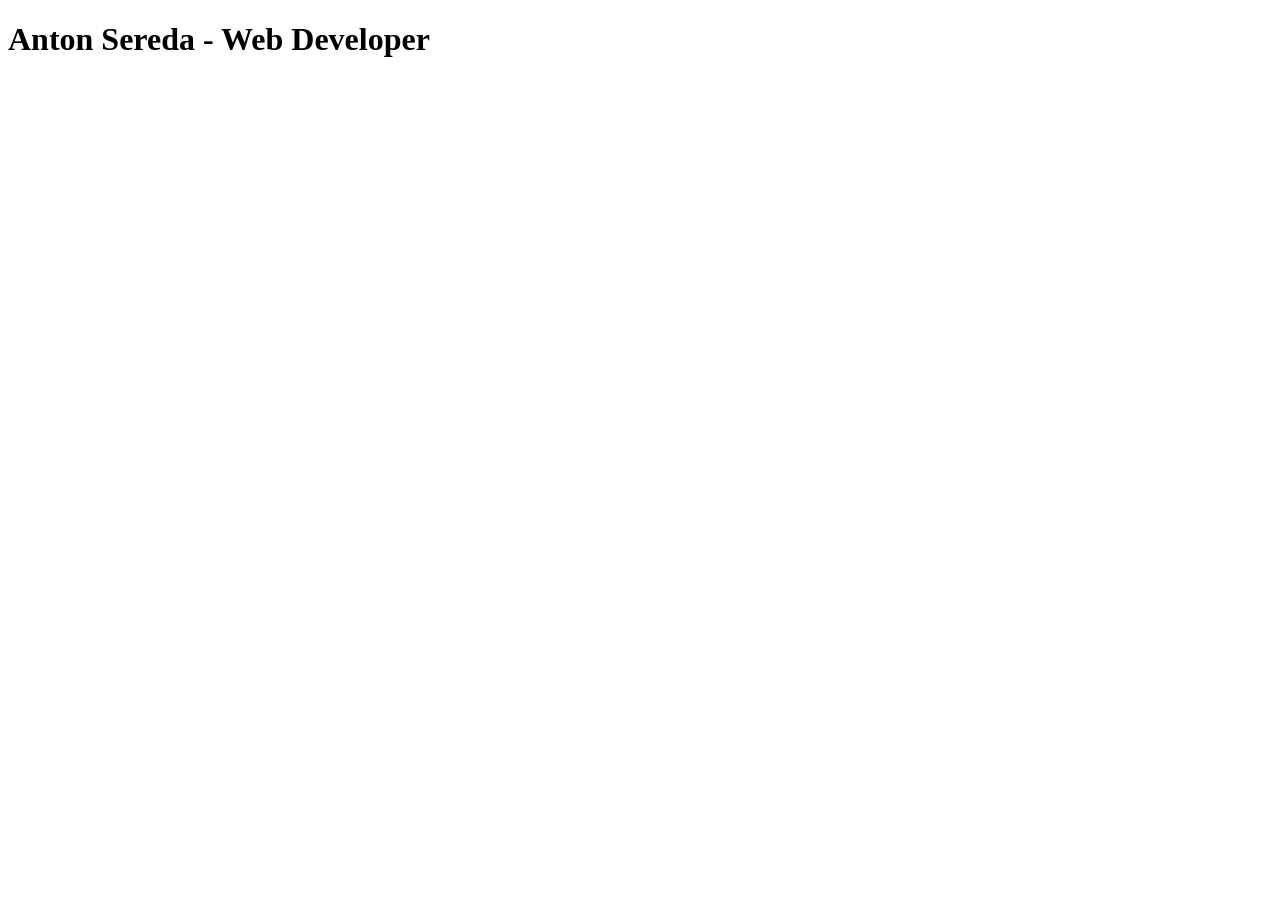
<file: index.html>
<!DOCTYPE html>
<html lang="en">
<head>
    <meta charset="UTF-8">
    <meta name="viewport" content="width=device-width, initial-scale=1.0">
    <title>Anton Sereda - Web Developer</title>
</head>
<body>
    <h1>Anton Sereda - Web Developer</h1>
</body>
</html>
</file>
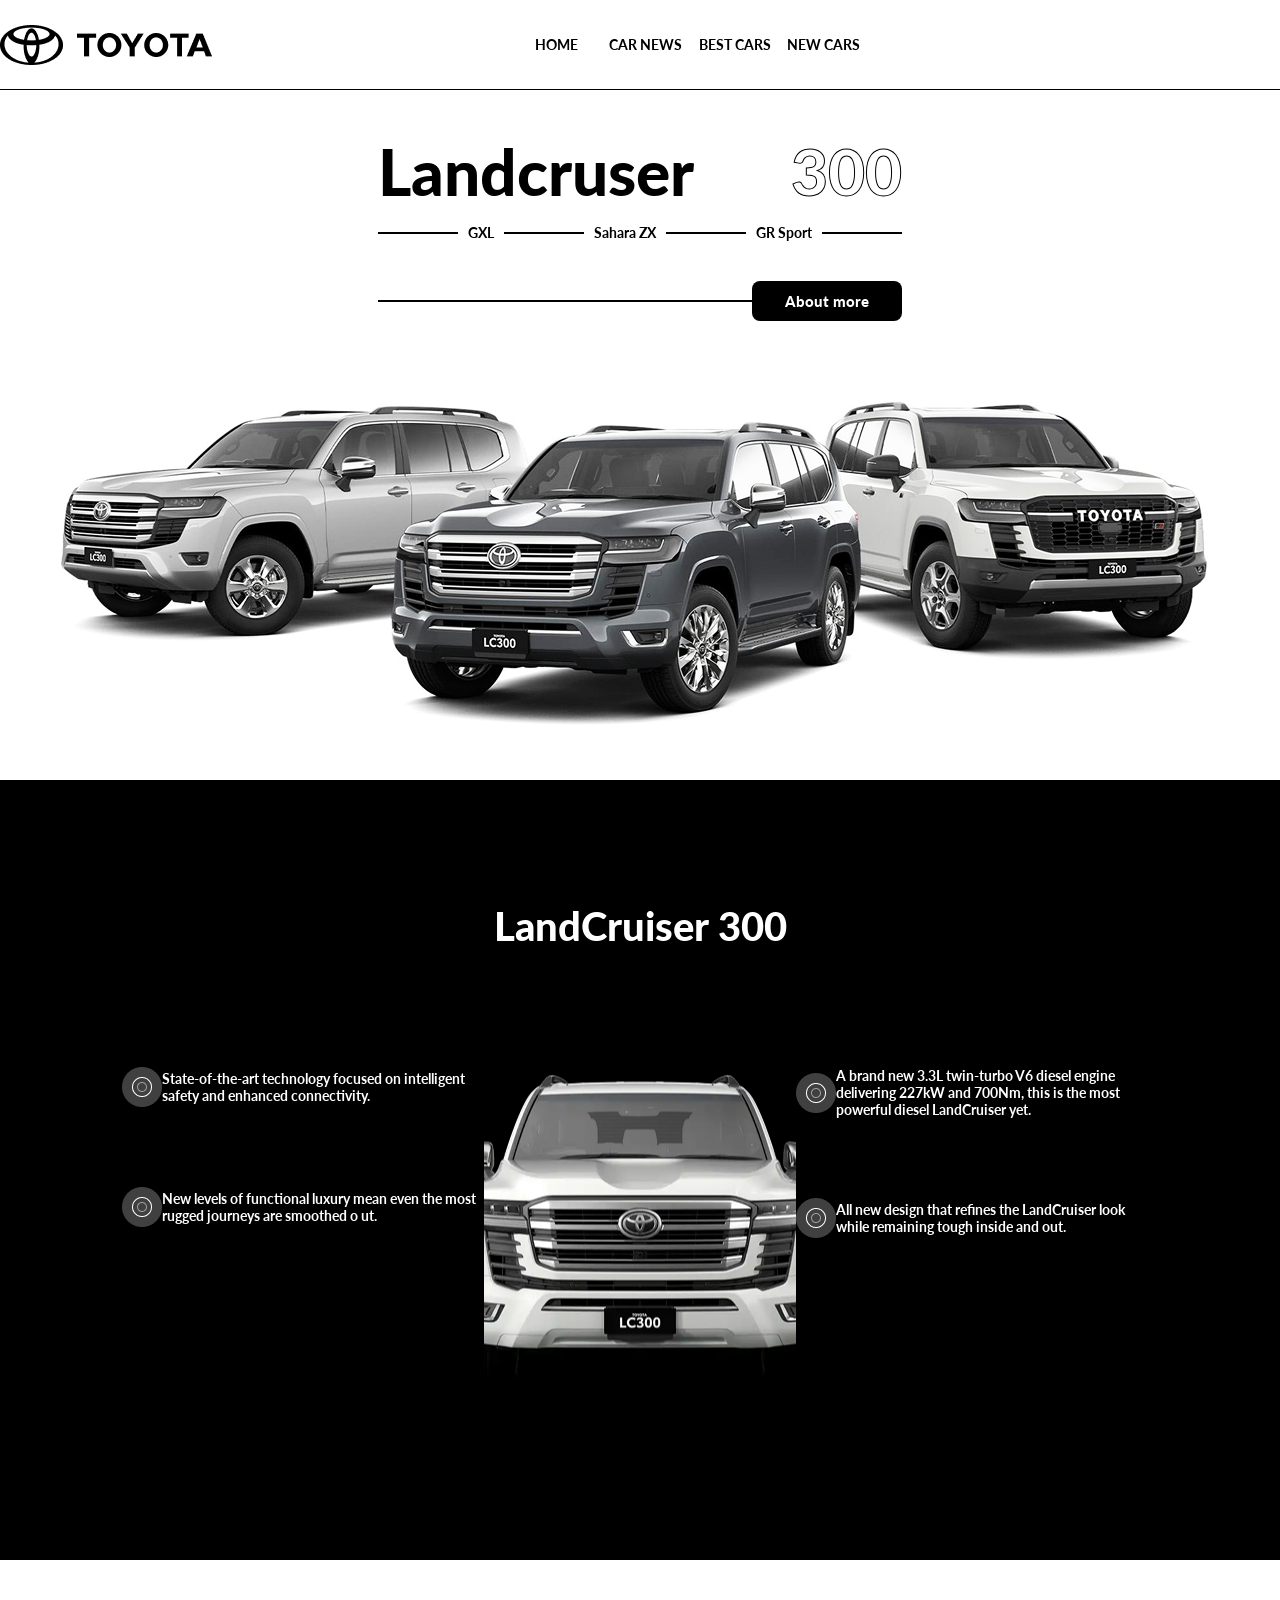
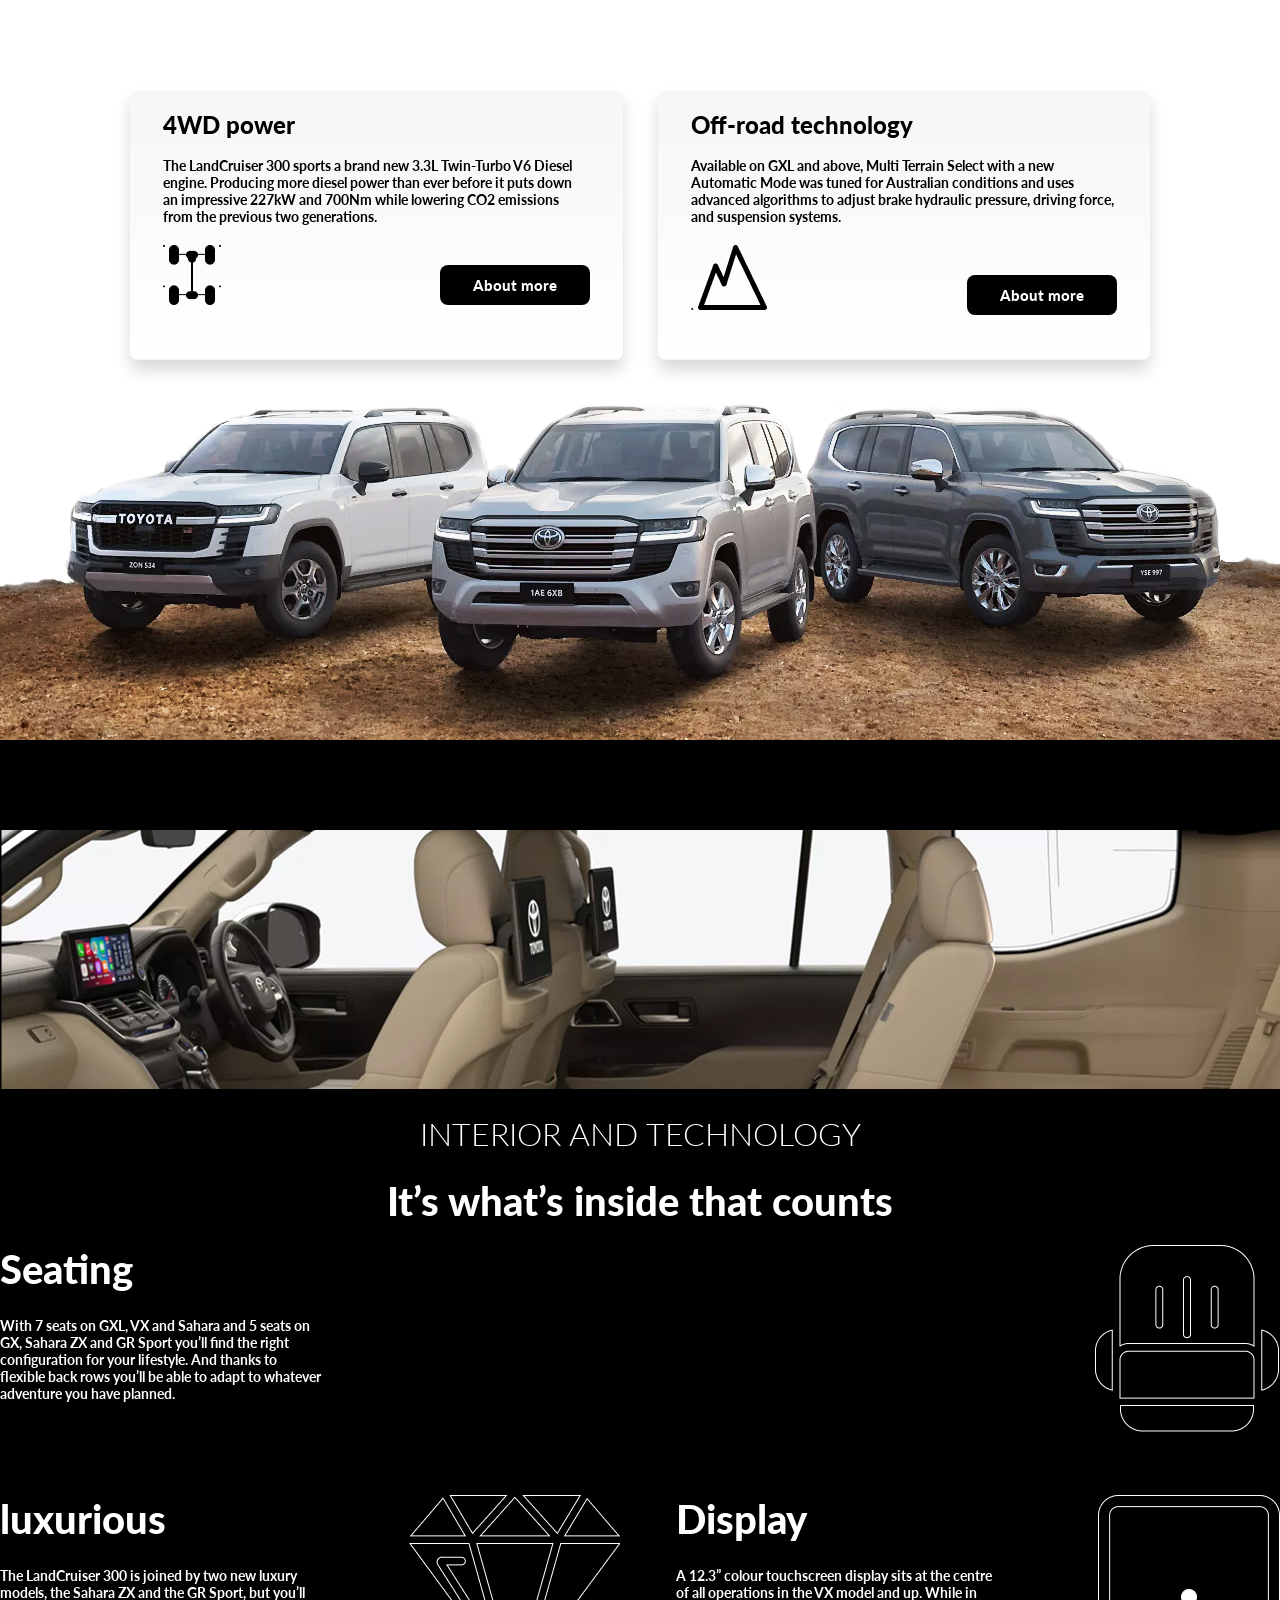
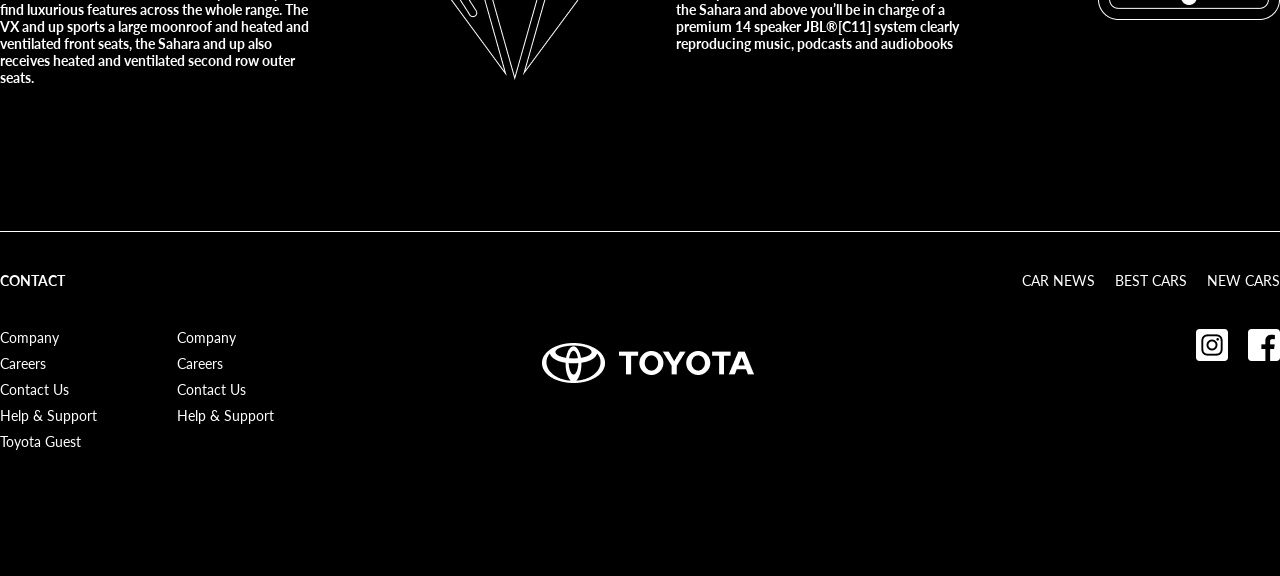
<file: landcruiser-project/index.html>
<!doctype html>
<html lang="en">
  <head>
    <meta charset="UTF-8" />
    <meta name="viewport" content="width=device-width, initial-scale=1.0" />
    <title>Landcruser 300</title>
    <link rel="stylesheet" href="style.css" />
  </head>
  <body>
    <section class="firstScreen">
      <div class="wrap">
        <header>
          <div class="logo"></div>
          <nav>
            <ul class="menuList">
              <li>
                <a class="lato14 textBlack" href="#">HOME</a>
              </li>
              <li>
                <a class="lato14 textBlack" href="#">CAR NEWS</a>
              </li>
              <li>
                <a class="lato14 textBlack" href="#">BEST CARS</a>
              </li>
              <li>
                <a class="lato14 textBlack" href="#">NEW CARS</a>
              </li>
            </ul>
          </nav>
        </header>
        <main class="m-auto">
          <div class="titleContainer">
            <h1>Landcruser</h1>
            <div class="model300">300</div>
          </div>
          <div class="flex space-between align-center mt-20">
            <hr class="hr-80" />
            <div class="lato14">GXL</div>
            <hr class="hr-80" />
            <div class="lato14">Sahara ZX</div>
            <hr class="hr-80" />
            <div class="lato14">GR Sport</div>
            <hr class="hr-80" />
          </div>
          <div class="flex align-center mt-40">
            <hr class="hr-374" />
            <button class="btn">About more</button>
          </div>
        </main>
      </div>
    </section>
    <section class="configuration">
      <div class="wrap">
        <div class="lato-40 text-light text-center">LandCruiser 300</div>
        <div class="flex mt-117 space-between">
          <div class="config-box">
            <div class="flex space-between align-center">
              <div class="config-box-img"></div>
              <div class="lato14 text-light config-content">
                State-of-the-art technology focused on intelligent safety and
                enhanced connectivity.
              </div>
            </div>
            <div class="flex space-between align-center mt-80">
              <div class="config-box-img"></div>
              <div class="lato14 text-light config-content">
                New levels of functional luxury mean even the most rugged
                journeys are smoothed o ut.
              </div>
            </div>
          </div>
          <div class="config-img"></div>
          <div class="config-box">
            <div class="flex space-between align-center">
              <div class="config-box-img"></div>
              <div class="lato14 text-light config-content">
                A brand new 3.3L twin-turbo V6 diesel engine delivering 227kW
                and 700Nm, this is the most powerful diesel LandCruiser yet.
              </div>
            </div>
            <div class="flex space-between align-center mt-80">
              <div class="config-box-img"></div>
              <div class="lato14 text-light config-content">
                All new design that refines the LandCruiser look while remaining
                tough inside and out.
              </div>
            </div>
          </div>
        </div>
      </div>
    </section>
    <section class="narrativePage">
      <div class="wrap">
        <div class="flex narrative-container">
          <div class="narrativeBox">
            <div class="lato24">4WD power</div>
            <div class="lato14 mt-20">
              The LandCruiser 300 sports a brand new 3.3L Twin-Turbo V6 Diesel
              engine. Producing more diesel power than ever before it puts down
              an impressive 227kW and 700Nm while lowering CO2 emissions from
              the previous two generations.
            </div>
            <div class="flex mt-20 space-between">
              <div class="narrativeBox-img"></div>
              <button class="btn mt-auto">About more</button>
            </div>
          </div>
          <div class="narrativeBox">
            <div class="lato24">Off-road technology</div>
            <div class="lato14 mt-20">
             Available on GXL and above, Multi Terrain Select with a new Automatic Mode was tuned for Australian conditions and uses advanced algorithms to adjust brake hydraulic pressure, driving force, and suspension systems.
            </div>
            <div class="flex mt-20 space-between">
              <div class="narrativeBox-img2"></div>
              <button class="btn mt-auto">About more</button>
            </div>
          </div>
        </div>
      </div>
    </section>
    <section class="interior">
      <div class="interiorImg m-auto"></div>
      <div class="wrap mt-24">
        <div class="interiorText m-auto">INTERIOR AND TECHNOLOGY</div>
        <div class="text-light text-center lato-40 mt-24">
          It’s what’s inside that counts
        </div>
        <div class="flex space-between mt-20">
          <div class="interiorContent">
            <div class="lato-40 text-light">Seating</div>
            <div class="lato14 text-light mt-24">
              With 7 seats on GXL, VX and Sahara and 5 seats on GX, Sahara ZX
              and GR Sport you’ll find the right configuration for your
              lifestyle. And thanks to flexible back rows you’ll be able to
              adapt to whatever adventure you have planned.
            </div>
          </div>
          <div class="interiorSettingImg"></div>
        </div>
        <div class="flex space-between mt-40">
          <div class="flex space-between mt-20 interiorLuxurious">
            <div class="interiorContent">
              <div class="lato-40 text-light">luxurious</div>
              <div class="lato14 text-light mt-24">
                The LandCruiser 300 is joined by two new luxury models, the
                Sahara ZX and the GR Sport, but you’ll find luxurious features
                across the whole range. The VX and up sports a large moonroof
                and heated and ventilated front seats, the Sahara and up also
                receives heated and ventilated second row outer seats.
              </div>
            </div>
            <div class="interiorSettingImg1"></div>
          </div>
          <div class="flex space-between mt-20 interiorDisplay">
            <div class="interiorContent">
              <div class="lato-40 text-light">Display</div>
              <div class="lato14 text-light mt-24">
                A 12.3” colour touchscreen display sits at the centre of all
                operations in the VX model and up. While in the Sahara and above
                you’ll be in charge of a premium 14 speaker JBL®[C11] system
                clearly reproducing music, podcasts and audiobooks
              </div>
            </div>
            <div class="interiorSettingImg2"></div>
          </div>
        </div>
      </div>
    </section>
    <footer>
      <div class="wrap">
        <div class="flex mt-40">
          <div class="footer-contact">
            <div class="lato14 text-light">CONTACT</div>
            <ul class="mt-40">
              <li>
                <a class="lato14 text-light font-400" href="#">Company</a>
              </li>
              <li>
                <a class="lato14 text-light font-400" href="#">Careers</a>
              </li>
              <li>
                <a class="lato14 text-light font-400" href="#">Contact Us</a>
              </li>
              <li>
                <a class="lato14 text-light font-400" href="#"
                  >Help & Support</a
                >
              </li>
              <li>
                <a class="lato14 text-light font-400" href="#">Toyota Guest</a>
              </li>
            </ul>
          </div>
          <ul class="footer-contact2">
            <li>
              <a class="lato14 text-light font-400" href="#">Company</a>
            </li>
            <li>
              <a class="lato14 text-light font-400" href="#">Careers</a>
            </li>
            <li>
              <a class="lato14 text-light font-400" href="#">Contact Us</a>
            </li>
            <li>
              <a class="lato14 text-light font-400" href="#">Help & Support</a>
            </li>
          </ul>
          <div class="footer-logo m-auto"></div>
          <div class="footer-social">
            <div class="flex gap-20">
              <div class="font-400 lato14 text-light">CAR NEWS</div>
              <div class="font-400 lato14 text-light">BEST CARS</div>
              <div class="font-400 lato14 text-light">NEW CARS</div>
            </div>
            <div class="flex gap-20 mt-40 space-end">
              <div class="instagram-logo"></div>
              <div class="facebook-logo"></div>
            </div>
          </div>
        </div>
      </div>
    </footer>
  </body>
</html>

<!--
margin:auto-ставить елемент який має ширину поценту батьківського
display:flex-розміщує елменти горизонтально одне-відносно одного задається батьківському тегу випливає на дочірні теги
justyfy-content= вирівнює дочірні елемети вдовж головної осі флекса  

Кожне завдання потрібно виконувати в новому файлі
1. Створити тег div з id=container в css файлі задати йому ширину 400px і висотою 100px а також бекграунд grey, в середині тегу з id=container створити три теги div з класом box1, box2, box3, та таким же контентом в середині кожного блоку, тобто в div з класом box1 створити контент box1 і так далі,  в css файлі вказати класам box1, box2, box3 ширину і висоту по 100px, а також різний background-color на ваш вибір, вказати тегу id=container властивості display-flex, атакож вказати justify-content - space-between.
2. Створити тег div з класом container1 в css файлі задати йому ширину 500px а також бекграунд green, в середині тегу з класом container1 створити три теги div з класом box4, box5, box6, та таким же контентом в середині кожного блоку, тобто в div з класом box4 створити контент box4 і так далі,  в css файлі вказати класам box4, box5, box6 ширину і висоту по 100px, а також різний background-color на ваш вибір, вказати тегу з класом container1 властивості display-flex, атакож вказати justify-content - space-between.
3. Створити тег div з класом wrap в css файлі задати йому ширину і висоту 500px а також бекграунд grey, в середині тегу з класом wrap створити три теги div з класом child1, child2, child3, в css файлі вказати класам child1, child2, child3 ширину і висоту по 100px, а також різний background-color на ваш вибір, вказати тегу з класом wrap властивості display-flex, атакож вказати justify-content - space-between, а align-items: center.

4. Створити файл html та css, підключити css до html, cтворити тег section з класом wrapper в css файлі звертаючись до класу wrapper задати йому ширину 200px і висотою 500px а також бекграунд black, та заокруглити йому кути із значенням 50px, в тегу з класом wrapper створити три теги div з класом container1 з шириною і висотою по 100рх, червоним бекграундом та заокруглити йому кути значенням 50%, container2 з шириною і висотою по 100рх, жовтим бекграундом та заокруглити йому кути значенням 50% та container3 з шириною і висотою по 100рх та зеленим бекграундом та заокруглити йому кути значенням 50%. Вказати тегу з класом wrapper display:flex; , атакож вказати властивість flex-direction та за допомогою її значення вирівняти блоки в середині wrapper в колонку, тепер блоки в середні wrapper треба вирівняти по центру горизонтально, а вертикально вирівняти значенням space-around.
-->
</file>
<file: landcruiser-project/style.css>
@import url("https://fonts.googleapis.com/css2?family=Lato:ital,wght@0,100;0,300;0,400;0,700;0,900;1,100;1,300;1,400;1,700;1,900&display=swap");

* {
  margin: 0;
  padding: 0;
  box-sizing: border-box;
}
ul {
  list-style-type: none;
}
a {
  text-decoration: none;
}

.wrap {
  max-width: 1312px;
  margin: auto;
}
.lato14 {
  font-family: "Lato";
  font-weight: 700;
  font-size: 14px;
}
.lato-40 {
  font-family: "Lato";
  font-weight: 900;
  font-size: 40px;
}
.lato24 {
  font-family: "Lato";
  font-weight: 900;
  font-style: Black;
  font-size: 24px;
  line-height: 100%;
}
.text-light {
  color: white;
}
.textBlack {
  color: black;
}
.text-center {
  text-align: center;
}
.m-auto {
  margin-right: auto;
  margin-left: auto;
}
.mt-auto {
  margin-top: auto;
}
.mt-20 {
  margin-top: 20px;
}
.mt-24 {
  margin-top: 24px;
}
.mt-90 {
  margin-top: 90px;
}
.mt-40 {
  margin-top: 40px;
}
.mt-80 {
  margin-top: 80px;
}
.mt-117 {
  margin-top: 117px;
}
.gap-20 {
  gap: 20px;
}
.flex {
  display: flex;
}
.align-center {
  align-items: center;
}
.space-between {
  justify-content: space-between;
}
.space-end{
  justify-content: end;
}
.hr-80 {
  width: 80px;
  border: 1px solid #000000;
  height: 0px;
}
.hr-374 {
  width: 374px;
  border: 1px solid #000000;
  height: 0px;
}
.btn {
  width: 150px;
  height: 40px;
  background-color: black;
  border-radius: 8px;
  border: none;
  color: white;
  font-family: "Lato";
  font-weight: 900;
  font-size: 15px;
}
.firstScreen {
  height: 780px;
  background-image: url("./img/2022-toyota-landcruiser-300-series\ 1\ \(1\).jpg");
  background-repeat: no-repeat;
  background-position: center bottom;
}
header {
  display: flex;
  height: 90px;
  align-items: center;
  border-bottom: 1px solid #000000;
}
.logo {
  background-image: url("./img/logo.jpg");
  height: 40px;
  width: 212px;
  margin-right: 300px;
}
.menuList {
  display: flex;
  width: 356px;
  justify-content: space-between;
}
.menuList a:hover {
  font-size: 17px;
  font-weight: 900;
  text-decoration: underline;
  transition: all 0.7s;
}
.menuList li {
  width: 90px;
  text-align: center;
  height: 20px;
  line-height: 20px;
}

.menuList a {
  transition: all 0.7s;
}
main {
  width: 524px;
  margin-top: 50px;
}
.titleContainer {
  display: flex;
  justify-content: space-between;
}
h1 {
  font-family: "Lato";
  font-weight: 900;
  font-size: 64px;
  line-height: 100%;
  letter-spacing: 10%;
}
.model300 {
  -webkit-text-stroke: 1px black;
  color: transparent;
  font-family: "Lato";
  font-weight: 900;
  font-size: 64px;
  line-height: 100%;
  letter-spacing: 10%;
}
.configuration {
  height: 780px;
  background-color: #000000;
  padding: 122px;
}
.config-box {
  width: 386px;
}
.config-box-img {
  background-image: url("./img/Component-59.png");
  width: 40px;
  height: 40px;
}
.config-content {
  width: 322px;
}
.config-img {
  width: 400px;
  height: 360px;
  background-image: url("./img/LandCruiserLAYER2.png");
  background-position: center;
}
.narrativePage {
  height: 780px;
  background-image: url("./img/01_Hero_Desktop_v4\ 1.png");
  background-repeat: no-repeat;
  background-position: center bottom;
  padding: 130px;
}
.narrativeBox {
  width: 500px;
  height: 270px;
  border-radius: 8px;
  padding: 21.5px 32px 0;
  background: linear-gradient(180deg, #f5f5f5 0%, #f6f6f6 0.01%, #ffffff 100%);
  border: 1px solid;
  border-image-source: linear-gradient(180deg, #ffffff 0%, #eeeeee 100%);
  box-shadow: 0px 10px 15px 0px #00000026;
}
.narrativeBox-img {
  background-image: url("./img/Group\ 1.png");
  width: 58px;
  height: 60px;
}
.narrativeBox-img2 {
  background-image: url("./img/Group\ 2.png");
  width: 80px;
  height: 70px;
  background-repeat: no-repeat;
}
.narrative-container {
  justify-content: center;
  gap: 35px;
}
.interior {
  background-color: #000000;
  padding: 90px 0 145px 0;
}
.interiorImg {
  background-image: url("./img/03_Tech_Interiors_Sahara_Desktop_v2\ 1\ \(1\).png");
  width: 1440px;
  height: 260px;
  background-repeat: no-repeat;
}
.interiorText {
  color: white;
  font-family: "Lato";
  font-weight: 300;
  font-size: 32px;
  letter-spacing: 10%;
  width: fit-content;
}
.interiorContent {
  width: 322px;
}
.interiorSettingImg {
  background-image: url("./img/Vector.png");
  width: 185px;
  height: 190px;
  background-repeat: no-repeat;
}
.interiorSettingImg1 {
  background-image: url("./img/Vector\(1\).png");
  background-repeat: no-repeat;
  width: 211px;
  height: 185px;
}
.interiorSettingImg2 {
  background-image: url("./img/Group\ 5.png");
  background-repeat: no-repeat;
  width: 182px;
  height: 125px;
}
.interiorLuxurious {
  width: 620px;
}
.interiorDisplay {
  width: 604px;
}
footer {
  height: 345px;
  background-color: #000000;
  border-top: 1px solid #ffffff;
}

.font-400 {
  font-weight: 400;
}
.footer-contact ul li {
  margin-bottom: 8px;
  gap: 40px;
}
.footer-contact2 {
  padding-top: 57px;
  margin-left: 80px;
}
.footer-contact2 li {
  margin-bottom: 8px;
}
.footer-logo {
  background-image: url("./img/footer-logo.png");
  width: 212px;
  height: 40px;
  margin-top: 71px;
}
.instagram-logo {
  background-image: url("./img/instagram-logo.png");
  width: 32px;
  height: 32px;
}
.facebook-logo {
  background-image: url("./img/facebook-logo.png");
  width: 32px;
  height: 32px;
}
</file>
